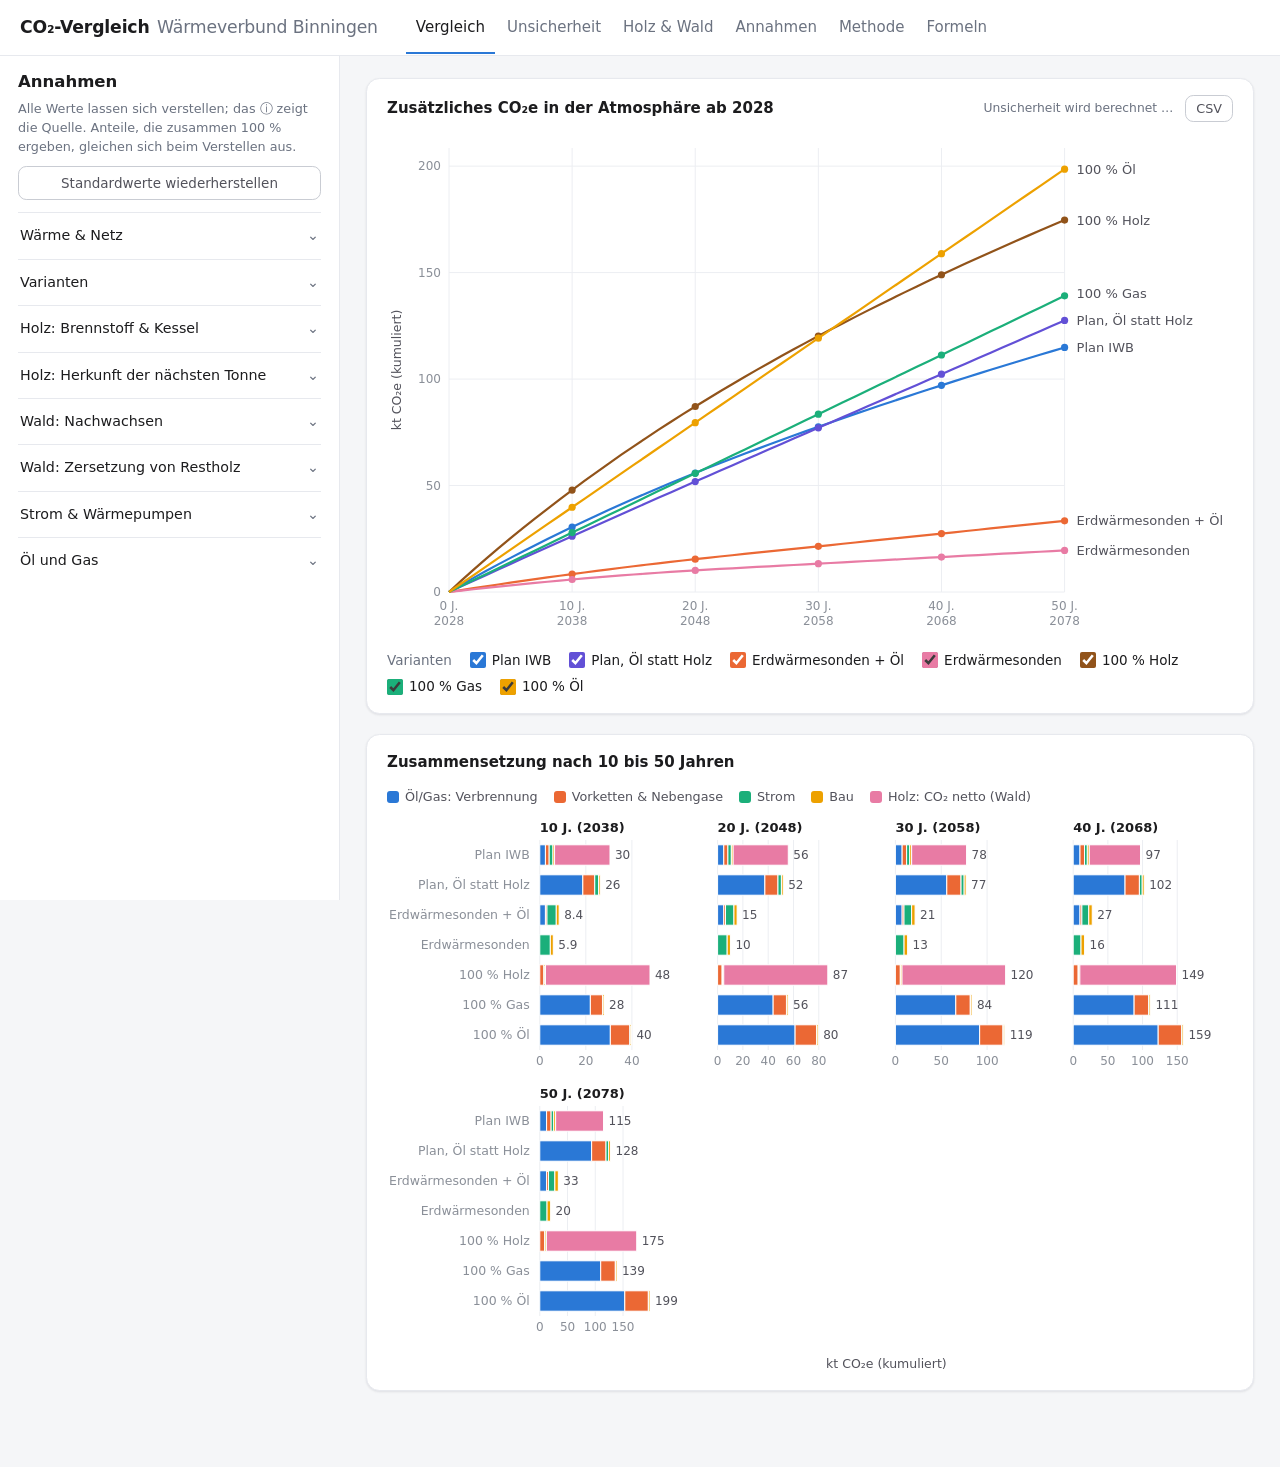
<file: docs/index.html>
<!doctype html>
<html lang="de-CH">
<head>
<meta charset="utf-8">
<meta name="viewport" content="width=device-width, initial-scale=1">
<meta name="color-scheme" content="light">
<title>CO₂-Vergleich Wärmeverbund Binningen</title>
<meta name="description" content="Wie viel CO₂e der geplante Wärmeverbund Binningen und seine Alternativen bis 2078 zusätzlich in die Atmosphäre bringen – mit allen Annahmen, Quellen und Unsicherheiten zum Selbst-Verstellen.">
<link rel="stylesheet" href="stil.css">
</head>
<body class="tex2jax_ignore">

<header class="kopf">
  <div class="marke"><strong>CO₂-Vergleich</strong><span>Wärmeverbund Binningen</span></div>
  <nav class="reiter" role="tablist" aria-label="Ansichten">
    <button role="tab" id="tab-vergleich" aria-controls="reiter-vergleich" aria-selected="true">Vergleich</button>
    <button role="tab" id="tab-unsicherheit" aria-controls="reiter-unsicherheit" aria-selected="false" tabindex="-1">Unsicherheit</button>
    <button role="tab" id="tab-holz" aria-controls="reiter-holz" aria-selected="false" tabindex="-1">Holz &amp; Wald</button>
    <button role="tab" id="tab-annahmen" aria-controls="reiter-annahmen" aria-selected="false" tabindex="-1">Annahmen</button>
    <button role="tab" id="tab-methode" aria-controls="reiter-methode" aria-selected="false" tabindex="-1">Methode</button>
    <button role="tab" id="tab-formeln" aria-controls="reiter-formeln" aria-selected="false" tabindex="-1">Formeln</button>
  </nav>
</header>

<div class="rahmen">
  <aside class="seitenleiste" id="seitenleiste" aria-label="Annahmen">
    <div class="seitenleiste-kopf">
      <h2>Annahmen</h2>
      <button type="button" class="schliessen nur-schmal" id="seitenleiste-zu" aria-label="Annahmen schliessen">✕</button>
    </div>
    <p class="hilfe">Alle Werte lassen sich verstellen; das ⓘ zeigt die Quelle. Anteile, die zusammen 100 %
      ergeben, gleichen sich beim Verstellen aus.</p>
    <button type="button" class="knopf breit" id="zuruecksetzen">Standardwerte wiederherstellen</button>
    <div id="hinweise" aria-live="polite"></div>
    <div id="regler"></div>
  </aside>
  <div class="schleier" id="schleier" hidden></div>

  <main>
    <button type="button" class="knopf nur-schmal annahmen-knopf" id="seitenleiste-auf"
      aria-controls="seitenleiste">Annahmen anpassen</button>

    <section id="reiter-vergleich" role="tabpanel" aria-labelledby="tab-vergleich">
      <div class="karte">
        <div class="karte-kopf">
          <h3>Zusätzliches CO₂e in der Atmosphäre ab 2028</h3>
          <div class="kopf-rechts">
            <span class="rechnet" hidden>Unsicherheit wird berechnet …</span>
            <button type="button" class="knopf klein" id="csv">CSV</button>
          </div>
        </div>
        <div class="karte-inhalt">
          <div class="grafik" id="g-verlauf" style="height: 500px"></div>
          <div class="varianten-wahl" role="group" aria-label="Varianten in den Grafiken"></div>
        </div>
      </div>
      <div class="karte">
        <div class="karte-kopf"><h3>Zusammensetzung nach 10 bis 50 Jahren</h3></div>
        <div class="karte-inhalt"><div class="grafik" id="g-balken"></div></div>
      </div>
    </section>

    <section id="reiter-unsicherheit" role="tabpanel" aria-labelledby="tab-unsicherheit" hidden>
      <div class="karte">
        <div class="karte-kopf">
          <h3>Spannweite der Ergebnisse nach 10 bis 50 Jahren</h3>
          <span class="rechnet" hidden>Unsicherheit wird berechnet …</span>
        </div>
        <div class="karte-inhalt">
          <div class="grafik" id="g-unsicherheit"></div>
          <div class="varianten-wahl" role="group" aria-label="Varianten in den Grafiken"></div>
        </div>
        <p class="karte-fuss">1'000 Ziehungen aus den Verteilungen aller unsicheren Annahmen (Reiter
          «Annahmen»). Kreis: Median; dicker Balken: mittlere 66 %; dünner Balken: mittlere 95 % der
          Ergebnisse. Die Werte in kt erscheinen beim Darüberfahren oder Antippen. Die Verteilungen
          haben die Werte der Regler als Mittelwert;
          Bezugsgrössen und Varianten sind fest.</p>
      </div>
      <div class="karte">
        <div class="karte-kopf"><h3>Welche Annahmen die Emissionen des Plans bestimmen</h3></div>
        <div class="karte-inhalt"><div class="grafik" id="g-einfluss"></div></div>
        <p class="karte-fuss">Die zehn Annahmen mit dem stärksten Zusammenhang nach 50 Jahren.</p>
      </div>
    </section>

    <section id="reiter-holz" role="tabpanel" aria-labelledby="tab-holz" hidden>
      <div class="kennzahlen">
        <div class="kennzahl"><p class="kennzahl-titel">Holzbedarf im Plan</p><p class="kennzahl-wert" id="k-m3"></p><p class="kennzahl-text" id="k-srm"></p></div>
        <div class="kennzahl"><p class="kennzahl-titel">Lastwagen pro Jahr</p><p class="kennzahl-wert" id="k-lkw"></p><p class="kennzahl-text">Planungsbericht: rund 83 (Oktober–Mai)</p></div>
        <div class="kennzahl"><p class="kennzahl-titel">Biogenes CO₂ aus Kamin und Lager</p><p class="kennzahl-wert" id="k-kamin"></p><p class="kennzahl-text">je kWh Wärme aus dem Holzkessel</p></div>
        <div class="kennzahl"><p class="kennzahl-titel">Holzwärme besser als Öl bzw. Gas nach</p><p class="kennzahl-wert" id="k-ab"></p><p class="kennzahl-text">bei Dauerbetrieb, ohne Wärmerückgewinnung</p></div>
      </div>
      <div class="zwei-spalten">
        <div class="karte">
          <div class="karte-kopf"><h3>Eine Tonne Holz: Anteil, der noch zusätzlich in der Luft ist</h3></div>
          <div class="karte-inhalt"><div class="grafik" id="g-antwort" style="height: 440px"></div></div>
        </div>
        <div class="karte">
          <div class="karte-kopf"><h3>Dauerbetrieb: durchschnittlicher Anteil und Schwellen gegenüber Öl und Gas</h3></div>
          <div class="karte-inhalt"><div class="grafik" id="g-schnitt" style="height: 440px"></div></div>
        </div>
      </div>
      <div class="karte">
        <div class="karte-kopf">
          <h3>Warum der Wald das CO₂ nur langsam zurückholt</h3>
          <span class="rechnet" hidden>Unsicherheit wird berechnet …</span>
        </div>
        <div class="karte-inhalt"><div class="wald-text" id="wald-text"></div></div>
        <p class="karte-fuss">Tabelle: Zusätzlich gefällte lebende Bäume, im ersten Betriebsjahr
          geerntet. Der Bereich umfasst die mittleren zwei Drittel der Ziehungen (17. bis 83.
          Perzentil). Ein einzelner Rand ist das 5. bzw. 95. Perzentil der Verteilung im Reiter
          «Annahmen». Zahlen in eckigen Klammern verweisen auf das Literaturverzeichnis im selben
          Reiter.</p>
      </div>
    </section>

    <section id="reiter-annahmen" role="tabpanel" aria-labelledby="tab-annahmen" hidden>
      <div class="karte">
        <div class="karte-kopf"><h3>Alle Annahmen mit aktuellem Wert</h3></div>
        <div class="karte-inhalt tabelle-rahmen" id="t-annahmen"></div>
        <p class="karte-fuss">Zahlen in eckigen Klammern verweisen auf das Literaturverzeichnis.</p>
      </div>
      <div class="karte">
        <div class="karte-kopf"><h3>Unsicherheit der Annahmen</h3></div>
        <div class="karte-inhalt tabelle-rahmen" id="t-priors"></div>
        <p class="karte-fuss">Der Regler bestimmt den Mittelwert, die Literatur die Stärke der Verteilung:
          Sie ist so gewählt, dass die Verteilung um den Standardwert die Perzentile aus der Literatur
          möglichst gut trifft, und bleibt beim Verstellen des Reglers gleich. Beta für Anteile und
          Wirkungsgrade, Gamma für positive Grössen, Normal für Werte, die auch negativ sein können,
          Dirichlet für die Herkunftsanteile. Die Formeln stehen im Reiter «Formeln».</p>
      </div>
      <div class="karte">
        <div class="karte-kopf"><h3>Literatur</h3></div>
        <div class="karte-inhalt"><ol class="literatur" id="literatur"></ol></div>
      </div>
    </section>

    <section id="reiter-methode" role="tabpanel" aria-labelledby="tab-methode" hidden>
      <div class="text-seite" id="methode-text"></div>
    </section>

    <section id="reiter-formeln" role="tabpanel" aria-labelledby="tab-formeln" hidden>
      <div class="tex2jax_process" id="formeln-text"></div>
    </section>
  </main>
</div>

<script src="js/daten.js"></script>
<script src="js/format.js"></script>
<script src="js/modell.js"></script>
<script src="js/verteilung.js"></script>
<script src="js/regler.js"></script>
<script src="js/grafik.js"></script>
<script src="js/app.js"></script>
</body>
</html>
</file>
<file: docs/stil.css>
:root {
  --hintergrund: #f5f6f8;
  --flaeche: #ffffff;
  --tinte: #1c1c1e;
  --tinte-2: #52525b;
  --gedaempft: #6b7280;
  --rand: #e7e9ee;
  --primaer: #2a78d6;
  --warnung-grund: #fff7e0;
  --warnung-rand: #f3d58a;
  --kopfhoehe: 56px;
  color-scheme: light;
}

* { box-sizing: border-box; }

html, body {
  margin: 0;
  background: var(--hintergrund);
  color: var(--tinte);
  font-family: system-ui, -apple-system, "Segoe UI", Roboto, "Helvetica Neue", Arial, sans-serif;
  font-size: 15px;
  line-height: 1.5;
}

a { color: var(--primaer); overflow-wrap: anywhere; }

/* ---- Kopf und Reiter ---- */

.kopf {
  position: sticky;
  top: 0;
  z-index: 20;
  display: flex;
  align-items: center;
  gap: 28px;
  min-height: var(--kopfhoehe);
  padding: 0 20px;
  background: var(--flaeche);
  border-bottom: 1px solid var(--rand);
}

.marke { white-space: nowrap; font-size: 1.15rem; letter-spacing: -0.01em; }
.marke strong { font-weight: 600; }
.marke span { margin-left: .5rem; color: var(--gedaempft); }

.reiter { display: flex; gap: 2px; overflow-x: auto; scrollbar-width: none; }
.reiter::-webkit-scrollbar { display: none; }
.reiter button {
  border: 0;
  border-bottom: 2px solid transparent;
  background: none;
  padding: 15px 10px 13px;
  font: inherit;
  color: var(--gedaempft);
  white-space: nowrap;
  cursor: pointer;
}
.reiter button:hover { color: var(--tinte); }
.reiter button[aria-selected="true"] { color: var(--tinte); border-bottom-color: var(--primaer); }
.reiter button:focus-visible { outline: 2px solid var(--primaer); outline-offset: -4px; border-radius: 6px; }

/* ---- Seitenleiste ---- */

.rahmen { display: flex; align-items: flex-start; }

.seitenleiste {
  position: sticky;
  top: var(--kopfhoehe);
  flex: 0 0 340px;
  width: 340px;
  height: calc(100vh - var(--kopfhoehe));
  overflow-y: auto;
  padding: 14px 18px 48px;
  background: var(--flaeche);
  border-right: 1px solid var(--rand);
}

.seitenleiste-kopf { display: flex; justify-content: space-between; align-items: center; }
.seitenleiste h2 { margin: 0 0 4px; font-size: 1.1rem; font-weight: 600; }
.hilfe { margin: 0 0 10px; color: var(--gedaempft); font-size: .85rem; }

.knopf {
  display: inline-flex;
  align-items: center;
  justify-content: center;
  gap: 6px;
  padding: 6px 12px;
  border: 1px solid #c9ccd3;
  border-radius: .55rem;
  background: var(--flaeche);
  color: var(--tinte-2);
  font: inherit;
  font-size: .9rem;
  cursor: pointer;
}
.knopf:hover { background: #f1f2f5; color: var(--tinte); }
.knopf:focus-visible { outline: 2px solid var(--primaer); outline-offset: 2px; }
.knopf.klein { padding: 3px 10px; font-size: .85rem; }
.knopf.breit { width: 100%; }

.schliessen { border: 0; background: none; font-size: 1.2rem; color: var(--gedaempft); cursor: pointer; padding: 4px 8px; }

.warnung {
  margin: 10px 0 0;
  padding: 8px 10px;
  border: 1px solid var(--warnung-rand);
  border-radius: .55rem;
  background: var(--warnung-grund);
  font-size: .85rem;
}
.warnung p { margin: 0; }

.gruppe { border-top: 1px solid var(--rand); }
.gruppe:first-child { margin-top: 12px; }
.gruppe summary {
  padding: 12px 2px;
  font-weight: 500;
  font-size: .95rem;
  cursor: pointer;
  list-style: none;
  display: flex;
  justify-content: space-between;
}
.gruppe summary::-webkit-details-marker { display: none; }
.gruppe summary::after { content: "⌄"; color: var(--gedaempft); transition: transform .15s; }
.gruppe[open] summary::after { transform: rotate(180deg); }
.gruppe[open] { padding-bottom: 8px; }

.regler { margin: 4px 0 16px; }
.regler-kopf { display: flex; align-items: baseline; gap: 6px; font-size: .9rem; line-height: 1.35; }
.regler-kopf label { flex: 1; }
.regler-kopf output {
  flex: 0 0 auto;
  min-width: 2.5em;
  padding: 0 6px;
  border-radius: .4rem;
  background: #eef4fc;
  color: #1f5fae;
  font-variant-numeric: tabular-nums;
  text-align: right;
}
.info {
  flex: 0 0 auto;
  border: 0;
  background: none;
  padding: 0 2px;
  color: var(--gedaempft);
  font: inherit;
  cursor: pointer;
}
.info:hover, .info[aria-expanded="true"] { color: var(--primaer); }
.quelle {
  margin: 4px 0 0;
  padding: 6px 8px;
  border-radius: .45rem;
  background: #f5f6f8;
  color: var(--tinte-2);
  font-size: .8rem;
}
.regler input[type="range"] { width: 100%; margin: 6px 0 0; accent-color: var(--primaer); }
.regler select {
  width: 100%;
  margin-top: 4px;
  padding: 5px 8px;
  border: 1px solid #c9ccd3;
  border-radius: .45rem;
  background: var(--flaeche);
  font: inherit;
  font-size: .9rem;
}
.schalter { flex: 1; display: flex; gap: 8px; align-items: flex-start; cursor: pointer; }
.schalter input { margin-top: 3px; accent-color: var(--primaer); width: 16px; height: 16px; flex: 0 0 auto; }
.fest { margin: 0; font-size: .9rem; }
.fest strong { font-weight: 500; }

/* ---- Inhalt ---- */

main { flex: 1; min-width: 0; padding: 22px 26px 56px; }

.karte {
  margin-bottom: 20px;
  background: var(--flaeche);
  border: 1px solid var(--rand);
  border-radius: .9rem;
  box-shadow: 0 1px 2px rgba(16, 24, 40, .04), 0 1px 3px rgba(16, 24, 40, .06);
}
.karte-kopf {
  display: flex;
  flex-wrap: wrap;
  justify-content: space-between;
  align-items: center;
  gap: 8px 12px;
  padding: 16px 20px 4px;
}
.karte-kopf h3 { margin: 0; font-size: 1rem; font-weight: 600; }
.kopf-rechts { display: flex; align-items: center; gap: 12px; }
.rechnet { color: var(--gedaempft); font-size: .82rem; }
.karte-inhalt { padding: 10px 20px 16px; }
.karte-fuss { margin: 0; padding: 0 20px 16px; color: var(--gedaempft); font-size: .85rem; }

.grafik { position: relative; width: 100%; }
.grafik svg { display: block; overflow: visible; }

.varianten-wahl { display: flex; flex-wrap: wrap; align-items: center; gap: 6px 18px; margin: 14px 0 0; font-size: .9rem; }
.varianten-alle[hidden] { display: none; }
.varianten-titel { color: var(--gedaempft); }
.variante-wahl { display: inline-flex; align-items: center; gap: 6px; color: var(--tinte); cursor: pointer; }
.variante-wahl input { width: 16px; height: 16px; margin: 0; cursor: pointer; }
.variante-wahl input:disabled { cursor: default; }
.variante-wahl:has(input:not(:checked)) { color: var(--gedaempft); }
.varianten-alle { padding: 0; border: 0; background: none; color: var(--primaer); font: inherit; cursor: pointer; }
.varianten-alle:hover { text-decoration: underline; }
.varianten-alle:focus-visible { outline: 2px solid var(--primaer); outline-offset: 2px; }

.legende { display: flex; flex-wrap: wrap; gap: 4px 16px; margin: 0 0 10px; color: var(--tinte-2); font-size: .85rem; }
.legende-eintrag { display: inline-flex; align-items: center; gap: 6px; }
.zeichen-flaeche { display: inline-block; width: 12px; height: 12px; border-radius: 3px; }
.zeichen-linie { display: inline-block; width: 18px; height: 2.5px; border-radius: 2px; }

.hinweisfenster {
  position: absolute;
  z-index: 5;
  min-width: 230px;
  padding: 8px 10px;
  background: var(--flaeche);
  border: 1px solid var(--rand);
  border-radius: .6rem;
  box-shadow: 0 6px 16px rgba(16, 24, 40, .12);
  font-size: .8rem;
  pointer-events: none;
}
.hinweis-titel { margin-bottom: 4px; font-weight: 600; }
.hinweis-zeile { display: grid; grid-template-columns: 10px 1fr auto auto; gap: 8px; align-items: center; }
.hinweis-zeile i { width: 10px; height: 10px; border-radius: 2px; }
.hinweis-zeile b { font-weight: 600; font-variant-numeric: tabular-nums; }
.hinweis-zeile.zurueck { opacity: .45; }
.verlauf-teil { transition: opacity .15s ease; }
.hinweis-spanne { color: var(--gedaempft); font-variant-numeric: tabular-nums; }
.hinweis-fuss { margin-top: 4px; color: var(--gedaempft); }
.hinweisfenster.hinweis-schmal { min-width: 0; white-space: nowrap; }
.hinweis-schmal .hinweis-titel { display: flex; align-items: center; gap: 8px; }
.hinweis-schmal .hinweis-titel i { width: 10px; height: 10px; border-radius: 2px; }
.hinweis-werte { display: grid; grid-template-columns: auto auto; gap: 2px 14px; color: var(--tinte-2); }
.hinweis-werte b { justify-self: end; color: var(--tinte); font-weight: 600; font-variant-numeric: tabular-nums; }

.kennzahlen {
  display: grid;
  grid-template-columns: repeat(auto-fit, minmax(220px, 1fr));
  gap: 16px;
  margin-bottom: 20px;
}
.kennzahl {
  padding: 16px 18px;
  background: var(--flaeche);
  border: 1px solid var(--rand);
  border-radius: .9rem;
  box-shadow: 0 1px 2px rgba(16, 24, 40, .04), 0 1px 3px rgba(16, 24, 40, .06);
}
.kennzahl p { margin: 0; }
.kennzahl-titel { color: var(--gedaempft); font-size: .9rem; }
.kennzahl-wert { margin: 4px 0 !important; font-size: 1.6rem; font-weight: 600; letter-spacing: -0.01em; }
.kennzahl-text { color: var(--tinte-2); font-size: .85rem; }

.zwei-spalten { display: grid; grid-template-columns: repeat(2, minmax(0, 1fr)); gap: 0 20px; }

.tabelle-rahmen { overflow-x: auto; }
table { width: 100%; border-collapse: collapse; font-size: .85rem; }
th, td { padding: 6px 10px; border-bottom: 1px solid var(--rand); text-align: left; vertical-align: top; }
th { font-weight: 600; white-space: nowrap; }
tbody tr:nth-child(odd) { background: #fafbfc; }

.literatur { padding-left: 1.6rem; font-size: .9rem; }
.literatur li { margin-bottom: .35rem; }

.text-seite, #formeln-text { max-width: 880px; padding: 4px 0 32px; }
.text-seite h4, #formeln-text h4 { font-size: 1.35rem; font-weight: 600; margin: .2rem 0 .8rem; }
.text-seite h5, #formeln-text h5 { font-size: 1.1rem; font-weight: 600; margin: 1.6rem 0 .5rem; }
#formeln-text mjx-container[display="true"] { overflow-x: auto; overflow-y: hidden; padding: 2px 0; }

.wald-text { max-width: 880px; }
.wald-text > p:first-child { margin-top: 0; }
.wald-text h5 { font-size: 1.05rem; font-weight: 600; margin: 1.4rem 0 .4rem; }
.wald-text p { margin: 0 0 .6rem; }
.wald-tabelle { margin: .6rem 0 .4rem; }
.wald-tabelle tbody tr:nth-child(odd) { background: none; }
.wald-tabelle tbody th { font-weight: 400; white-space: normal; min-width: 14em; }
.wald-tabelle .zahl { text-align: right; white-space: nowrap; font-variant-numeric: tabular-nums; }
.wald-tabelle td:not(.zahl):not(.wald-abschnitt) { min-width: 7em; color: var(--gedaempft); }
.wald-tabelle .wald-abschnitt { padding-top: 14px; font-weight: 600; background: var(--hintergrund); }
.wald-tabelle .wald-haupt th, .wald-tabelle .wald-haupt td { font-weight: 600; color: var(--tinte); }
@media (max-width: 600px) {
  .wald-tabelle tbody th { min-width: 9em; }
  .wald-tabelle td:not(.zahl):not(.wald-abschnitt) { min-width: 5em; }
}

.nur-schmal { display: none; }
.schleier { position: fixed; inset: 0; z-index: 30; background: rgba(16, 24, 40, .35); }
.annahmen-knopf { margin-bottom: 14px; }

/* ---- Schmale Bildschirme ---- */

@media (max-width: 1100px) {
  .zwei-spalten { grid-template-columns: minmax(0, 1fr); }
}

@media (max-width: 900px) {
  .kopf { flex-wrap: wrap; gap: 0; padding: 8px 16px 0; }
  .marke { width: 100%; font-size: 1.05rem; }
  .reiter { width: 100%; margin: 0 -6px; }
  .reiter button { padding: 10px 8px 9px; }
  .nur-schmal { display: inline-flex; }
  .seitenleiste {
    position: fixed;
    top: 0;
    left: 0;
    z-index: 40;
    width: min(360px, 92vw);
    height: 100vh;
    transform: translateX(-105%);
    transition: transform .2s ease;
    box-shadow: 0 0 24px rgba(16, 24, 40, .2);
  }
  .seitenleiste.offen { transform: none; }
  main { padding: 14px 16px 48px; }
  .karte-kopf { padding: 14px 14px 2px; }
  .karte-inhalt { padding: 8px 14px 14px; }
  .karte-fuss { padding: 0 14px 14px; }
}

@media (prefers-reduced-motion: reduce) {
  .seitenleiste, .verlauf-teil { transition: none; }
}
</file>
